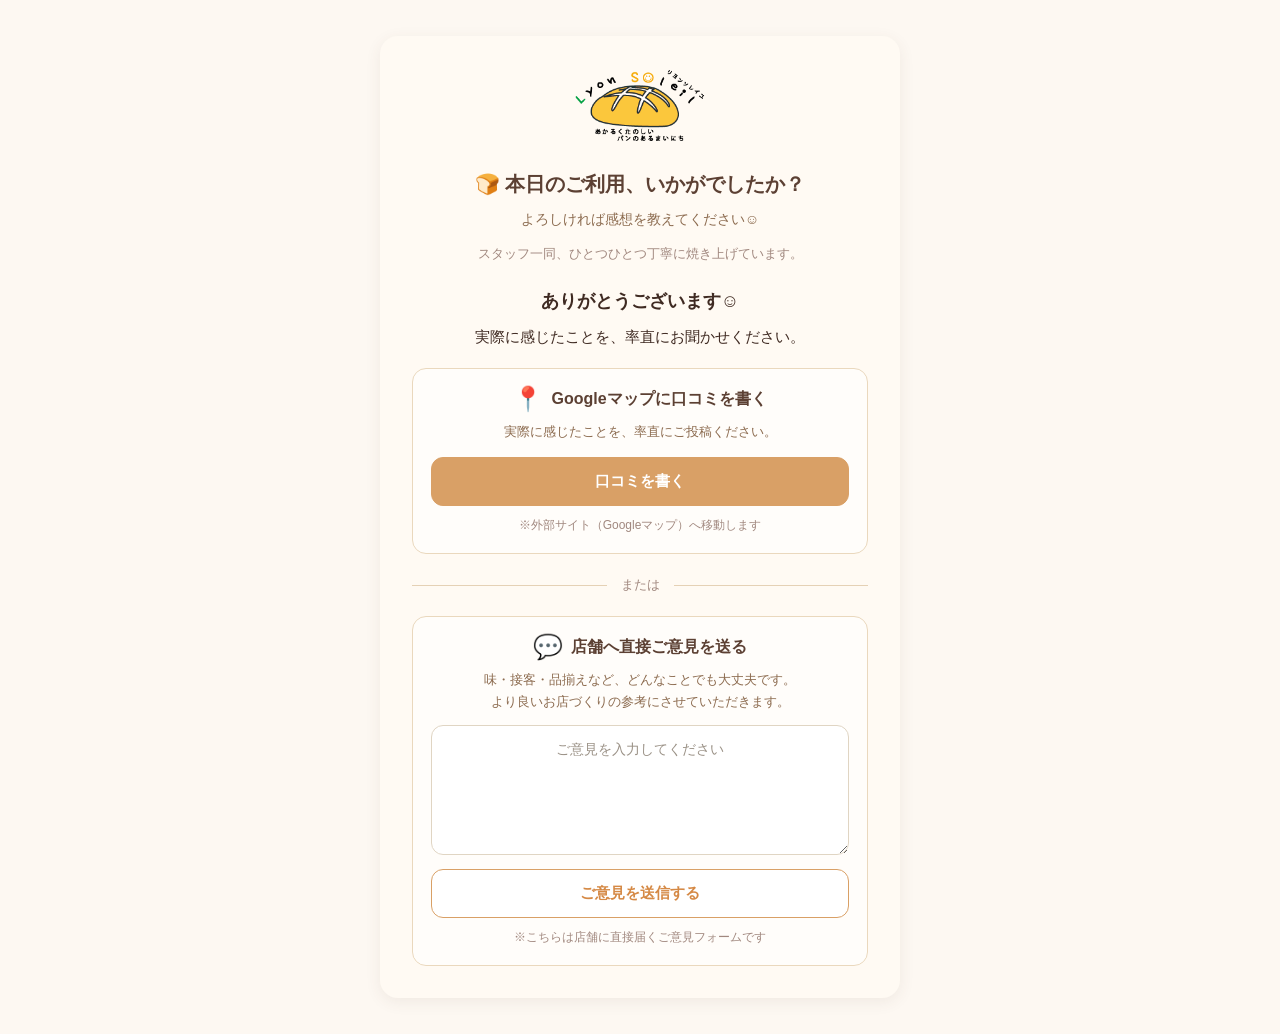
<file: index.html>
<!DOCTYPE html>
<html lang="ja">
<head>
  <meta charset="UTF-8">
  <meta name="viewport" content="width=device-width, initial-scale=1.0">
  <title>ご利用アンケート</title>
  <link rel="stylesheet" href="style.css">
</head>

<body>
  <main class="container">

    <!-- ロゴ -->
    <img src="logo.png" alt="ロゴ" class="logo">

    <!-- タイトル -->
    <h1>🍞 本日のご利用、いかがでしたか？</h1>

    <p class="subtext">
      よろしければ感想を教えてください☺️
    </p>

    <p class="message">
      スタッフ一同、ひとつひとつ丁寧に焼き上げています。
    </p>

    <!-- 全員共通表示 -->
    <section class="result-area">

      <div class="thanks-box">
        <p class="thanks-title">ありがとうございます☺️</p>
        <p class="thanks-text">
          実際に感じたことを、率直にお聞かせください。
        </p>
      </div>

      <!-- Google口コミ導線 -->
      <div class="action-card google-card">
        <div class="card-heading inline-heading">
          <span class="map-icon">📍</span>
          <h2>Googleマップに口コミを書く</h2>
        </div>

        <p class="card-text">
          実際に感じたことを、率直にご投稿ください。
        </p>

        <a
          href="https://g.page/r/CZKNKglrOZN-EAE/review"
          target="_blank"
          rel="noopener noreferrer"
          class="btn btn-primary"
        >
          口コミを書く
        </a>

        <p class="small-note">※外部サイト（Googleマップ）へ移動します</p>
      </div>

      <div class="divider">
        <span>または</span>
      </div>

      <!-- 店舗への直接意見 -->
      <div class="action-card feedback-card">
        <div class="card-heading inline-heading">
          <span class="feedback-icon">💬</span>
          <h2>店舗へ直接ご意見を送る</h2>
        </div>

        <p class="card-text">
          味・接客・品揃えなど、どんなことでも大丈夫です。<br>
          より良いお店づくりの参考にさせていただきます。
        </p>

        <textarea id="feedback" placeholder="ご意見を入力してください"></textarea>

        <button id="sendBtn" class="btn btn-secondary">
          ご意見を送信する
        </button>

        <p class="small-note">※こちらは店舗に直接届くご意見フォームです</p>
      </div>

    </section>

  </main>

  <script src="script.js"></script>
</body>
</html>
</file>
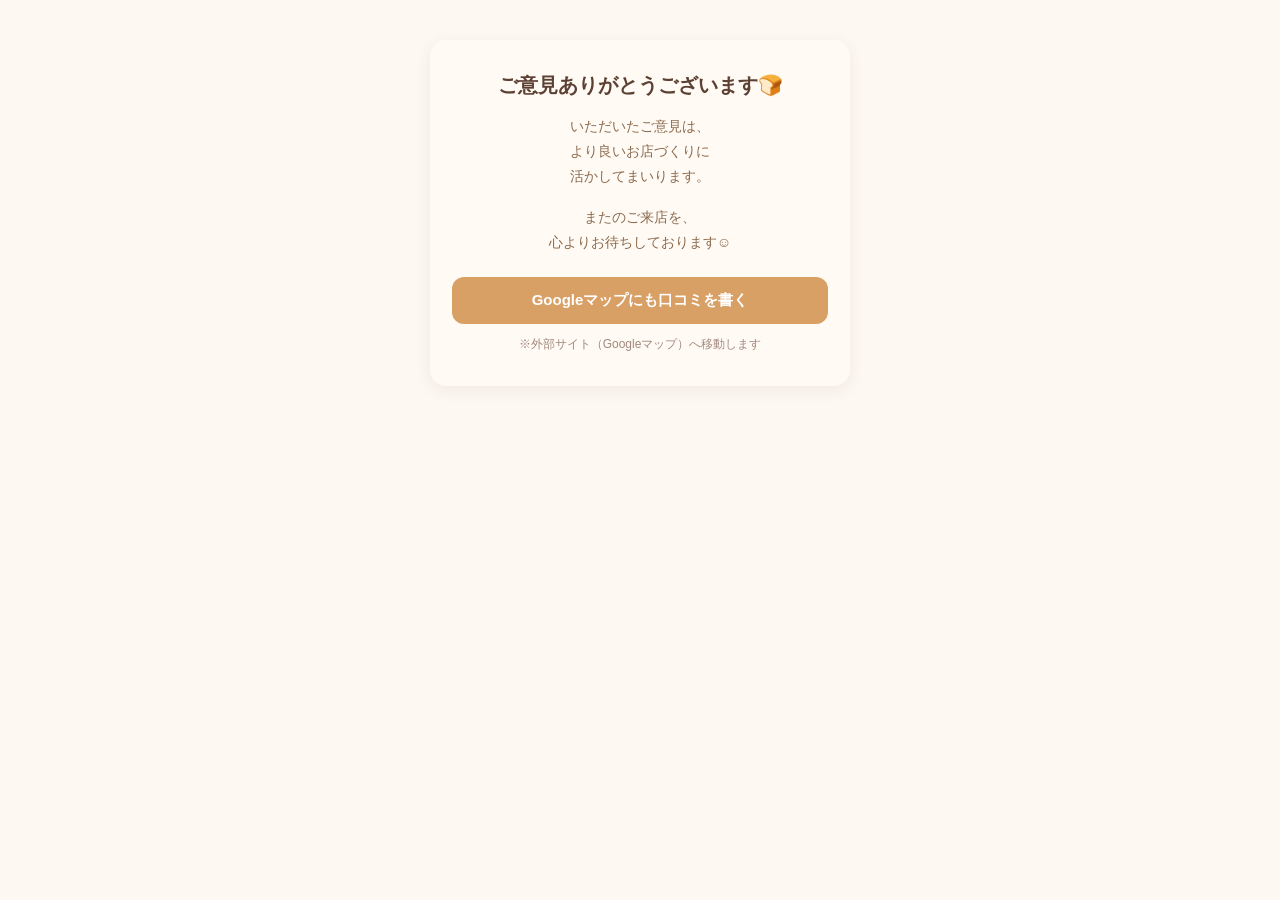
<file: thanks.html>
<!DOCTYPE html>
<html lang="ja">
<head>
  <meta charset="UTF-8">
  <meta name="viewport" content="width=device-width, initial-scale=1.0">
  <title>ありがとうございました</title>

  <style>
    * {
      box-sizing: border-box;
    }

    body {
      font-family: "Hiragino Kaku Gothic ProN", "Yu Gothic", sans-serif;
      background: #fdf8f2;
      text-align: center;
      padding: 40px 20px;
      margin: 0;
      color: #5c4033;
    }

    .box {
      max-width: 420px;
      margin: auto;
      background: #fffaf3;
      padding: 30px 22px;
      border-radius: 16px;
      box-shadow: 0 4px 16px rgba(92, 64, 51, 0.08);
      text-align: center;
    }

    h1 {
      font-size: 20px;
      line-height: 1.5;
      color: #5c4033;
      margin: 0 0 14px;
      text-align: center;
    }

    p {
      font-size: 14px;
      line-height: 1.8;
      color: #8c6b4f;
      margin: 0;
      text-align: center;
    }

    .btn {
      display: block;
      width: 100%;
      margin: 22px auto 0;
      padding: 14px;
      background: #d9a066;
      color: #fff;
      border-radius: 12px;
      font-size: 15px;
      font-weight: 700;
      text-decoration: none;
      text-align: center;
    }

    .btn:hover {
      background: #c68c52;
    }

    .small-note {
      font-size: 12px;
      color: #a1887f;
      margin-top: 10px;
      text-align: center;
    }
  </style>
</head>

<body>
  <div class="box">
    <h1>ご意見ありがとうございます🍞</h1>

    <p>
      いただいたご意見は、<br>
      より良いお店づくりに<br>
      活かしてまいります。
    </p>

    <p style="margin-top:15px;">
      またのご来店を、<br>
      心よりお待ちしております☺️
    </p>

    <a
      href="https://g.page/r/CZKNKglrOZN-EAE/review"
      target="_blank"
      rel="noopener noreferrer"
      class="btn"
    >
      Googleマップにも口コミを書く
    </a>

    <p class="small-note">
      ※外部サイト（Googleマップ）へ移動します
    </p>
  </div>
</body>
</html>
</file>
<file: style.css>
/* リセット＆ズレ防止 */
* {
  box-sizing: border-box;
}

body {
  font-family: "Hiragino Kaku Gothic ProN", "Yu Gothic", sans-serif;
  background: #fdf8f2;
  margin: 0;
  padding: 0;
  color: #5c4033;
}

/* 全体 */
.container {
  max-width: 480px;
  width: calc(100% - 24px);
  margin: 36px auto;
  padding: 28px 24px;
  background: #fffaf3;
  border-radius: 18px;
  box-shadow: 0 4px 16px rgba(92, 64, 51, 0.08);
  text-align: center;
  overflow: hidden;
}

/* ロゴ */
.logo {
  width: 130px;
  margin-bottom: 22px;
}

/* テキスト */
h1 {
  font-size: 20px;
  line-height: 1.5;
  margin: 0 0 12px;
  color: #5c4033;
  text-align: center;
}

.subtext {
  font-size: 14px;
  color: #8c6b4f;
  margin: 0 0 14px;
  text-align: center;
}

.message {
  font-size: 13px;
  color: #a1887f;
  line-height: 1.7;
  margin: 0 0 24px;
  text-align: center;
}

.small-note {
  font-size: 12px;
  color: #a1887f;
  line-height: 1.6;
  margin: 10px 0 0;
  text-align: center;
}

/* 共通エリア */
.result-area {
  margin-top: 22px;
  text-align: center;
}

.thanks-box {
  margin-bottom: 18px;
  text-align: center;
}

.thanks-title {
  font-size: 18px;
  font-weight: 700;
  color: #3f2a22;
  margin: 0 0 10px;
  text-align: center;
}

.thanks-text {
  font-size: 15px;
  line-height: 1.8;
  color: #3f2a22;
  margin: 0;
  text-align: center;
}

/* カード */
.action-card {
  width: 100%;
  padding: 18px;
  border: 1px solid #ead8bd;
  border-radius: 14px;
  background: rgba(255, 255, 255, 0.62);
  text-align: center;
}

.google-card {
  margin-top: 18px;
}

.feedback-card {
  margin-top: 0;
}

.card-heading {
  margin-bottom: 10px;
  text-align: center;
}

.inline-heading {
  display: flex;
  align-items: center;
  justify-content: center;
  gap: 8px;
  flex-wrap: nowrap;
}

.map-icon,
.feedback-icon {
  flex: 0 0 auto;
  font-size: 24px;
  line-height: 1;
}

.card-heading h2 {
  font-size: 16px;
  line-height: 1.5;
  color: #5c4033;
  margin: 0;
  text-align: center;
  white-space: nowrap;
}

.card-text {
  font-size: 13px;
  line-height: 1.7;
  color: #8c6b4f;
  margin: 0;
  text-align: center;
}

/* 区切り */
.divider {
  display: flex;
  align-items: center;
  gap: 14px;
  margin: 22px 0;
  color: #a1887f;
  font-size: 13px;
  text-align: center;
}

.divider::before,
.divider::after {
  content: "";
  flex: 1;
  height: 1px;
  background: #e5d1b5;
}

/* 入力欄 */
textarea {
  display: block;
  width: 100%;
  min-height: 130px;
  margin: 12px auto 0;
  padding: 13px;
  border-radius: 12px;
  border: 1px solid #e0d5c3;
  background: #fff;
  color: #5c4033;
  font-size: 14px;
  line-height: 1.6;
  resize: vertical;
  text-align: center;
}

textarea::placeholder {
  color: #9b9287;
  text-align: center;
}

/* ボタン */
.btn {
  display: block;
  width: 100%;
  margin: 14px auto 0;
  padding: 14px;
  border-radius: 12px;
  font-size: 15px;
  font-weight: 700;
  text-align: center;
  cursor: pointer;
  transition: 0.2s ease;
  text-decoration: none;
}

.btn-primary {
  background: #d9a066;
  color: #fff;
  border: 1px solid #d9a066;
}

.btn-primary:hover {
  background: #c68c52;
  border-color: #c68c52;
}

.btn-secondary {
  background: #fff;
  color: #d58945;
  border: 1px solid #d9a066;
}

.btn-secondary:hover {
  background: #fff4e7;
}

.btn:disabled {
  opacity: 0.7;
  cursor: not-allowed;
}

a {
  text-decoration: none;
}

/* スマホ対応 */
@media (max-width: 480px) {
  .container {
    width: calc(100% - 20px);
    margin: 20px auto;
    padding: 24px 18px;
    border-radius: 14px;
  }

  .logo {
    width: 116px;
  }

  h1 {
    font-size: 18px;
  }

  .subtext {
    font-size: 13px;
  }

  .message {
    font-size: 12px;
  }

  .thanks-title {
    font-size: 17px;
  }

  .thanks-text {
    font-size: 14px;
  }

  .action-card {
    padding: 16px;
  }

  .card-heading h2 {
    font-size: 15px;
  }

  .card-text {
    font-size: 12px;
  }

  .map-icon,
  .feedback-icon {
    font-size: 22px;
  }

  .btn {
    font-size: 14px;
    padding: 13px;
  }
}

/* 小さめスマホ対応 */
@media (max-width: 360px) {
  .inline-heading {
    gap: 6px;
  }

  .card-heading h2 {
    font-size: 14px;
  }

  .map-icon,
  .feedback-icon {
    font-size: 20px;
  }
}

/* タブレット以上 */
@media (min-width: 768px) {
  .container {
    max-width: 520px;
    padding: 32px;
  }
}
</file>
